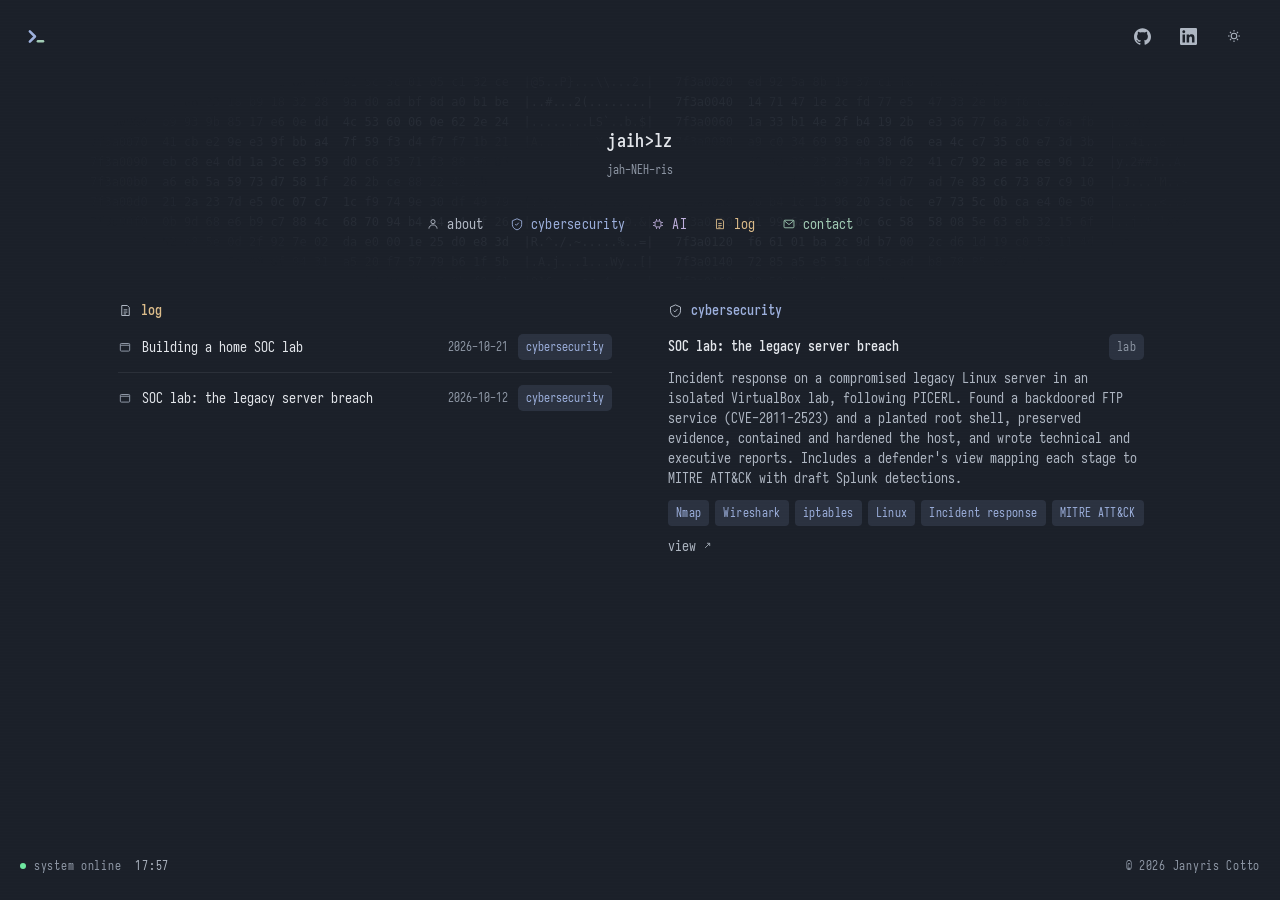
<file: index.html>
<!doctype html>
<html lang="en" data-theme="dark">
<head>
<meta charset="utf-8">
<meta name="viewport" content="width=device-width, initial-scale=1">
<meta name="theme-color" content="#1b2029">
<title>Janyris Cotto | SOC Analyst</title>
<meta name="description" content="Janyris Cotto is a SOC analyst specializing in detection and investigation, with a long-term focus on AI security. CompTIA Security+ and Splunk Core Certified User.">
<meta http-equiv="Content-Security-Policy" content="default-src 'self'; script-src 'self'; style-src 'self'; img-src 'self'; font-src 'self'; connect-src 'none'; object-src 'none'; base-uri 'self'; form-action 'none'; upgrade-insecure-requests">
<meta name="referrer" content="strict-origin-when-cross-origin">
<link rel="canonical" href="https://janyris.com/">
<link rel="icon" href="favicon.svg" type="image/svg+xml">
<link rel="apple-touch-icon" href="apple-touch-icon.png">

<meta property="og:type" content="website">
<meta property="og:url" content="https://janyris.com/">
<meta property="og:site_name" content="Janyris Cotto">
<meta property="og:title" content="Janyris Cotto | SOC Analyst">
<meta property="og:description" content="SOC analyst specializing in detection and investigation, with a long-term focus on AI security. Labs, write-ups and a log of what I'm working on.">
<meta property="og:image" content="https://janyris.com/og-image.png">
<meta property="og:image:width" content="1200">
<meta property="og:image:height" content="630">
<meta property="og:image:alt" content="Janyris Cotto, SOC Analyst: Detection, Investigation, AI Security">
<meta name="twitter:card" content="summary_large_image">

<script type="application/ld+json">
{
  "@context": "https://schema.org",
  "@type": "Person",
  "name": "Janyris Cotto",
  "url": "https://janyris.com/",
  "jobTitle": "SOC Analyst",
  "knowsAbout": ["Security operations", "Detection engineering", "Incident response", "Splunk", "Network security", "AI security"],
  "hasCredential": [
    {"@type": "EducationalOccupationalCredential", "name": "CompTIA Security+", "url": "https://www.credly.com/badges/b57651f6-2002-4ac5-9034-2aecdd2339d4"},
    {"@type": "EducationalOccupationalCredential", "name": "Splunk Core Certified User", "url": "https://www.credly.com/badges/17cf74d0-02d9-4eff-b46e-a70867ac1dc2"}
  ],
  "sameAs": [
    "https://github.com/janyris",
    "https://www.linkedin.com/in/janyris/",
    "https://www.credly.com/users/janyris/badges"
  ]
}
</script>

<script src="theme-init.js"></script>
<link rel="preload" href="fonts/iosevka-400.woff2" as="font" type="font/woff2" crossorigin>
<link rel="stylesheet" href="styles.css">
</head>
<body>

<div class="bg-grid" aria-hidden="true"></div>
<div class="bg-scan" aria-hidden="true"></div>

<a class="skip-link" href="#main">Skip to content</a>

<header class="topbar">
  <a href="#" class="brand" data-route="home" aria-label="Home">
    <svg class="brand-logo" viewBox="6 6 22 20" aria-hidden="true"><path class="brand-logo-chevron" d="M8 10l6 6-6 6"/><rect class="brand-logo-cursor" x="16" y="20" width="9" height="3" rx="1.5"/></svg>
  </a>
  <div class="topbar-actions">
    <a class="icon-btn" href="https://github.com/janyris" target="_blank" rel="noopener noreferrer" aria-label="GitHub" title="GitHub">
      <svg viewBox="0 0 24 24" fill="currentColor" aria-hidden="true"><path d="M12 .297c-6.63 0-12 5.373-12 12 0 5.303 3.438 9.8 8.205 11.385.6.113.82-.258.82-.577 0-.285-.01-1.04-.015-2.04-3.338.724-4.042-1.61-4.042-1.61C4.422 18.07 3.633 17.7 3.633 17.7c-1.087-.744.084-.729.084-.729 1.205.084 1.838 1.236 1.838 1.236 1.07 1.835 2.809 1.305 3.495.998.108-.776.417-1.305.76-1.605-2.665-.3-5.466-1.332-5.466-5.93 0-1.31.465-2.38 1.235-3.22-.135-.303-.54-1.523.105-3.176 0 0 1.005-.322 3.3 1.23.96-.267 1.98-.399 3-.405 1.02.006 2.04.138 3 .405 2.28-1.552 3.285-1.23 3.285-1.23.645 1.653.24 2.873.12 3.176.765.84 1.23 1.91 1.23 3.22 0 4.61-2.805 5.625-5.475 5.92.42.36.81 1.096.81 2.22 0 1.606-.015 2.896-.015 3.286 0 .315.21.69.825.57C20.565 22.092 24 17.592 24 12.297c0-6.627-5.373-12-12-12"/></svg>
    </a>
    <a class="icon-btn" href="https://www.linkedin.com/in/janyris/" target="_blank" rel="noopener noreferrer" aria-label="LinkedIn" title="LinkedIn">
      <svg viewBox="0 0 24 24" fill="currentColor" aria-hidden="true"><path d="M20.447 20.452h-3.554v-5.569c0-1.328-.027-3.037-1.852-3.037-1.853 0-2.136 1.445-2.136 2.939v5.667H9.351V9h3.414v1.561h.046c.477-.9 1.637-1.85 3.37-1.85 3.601 0 4.267 2.37 4.267 4.892v6.449zM5.337 7.433c-1.144 0-2.063-.926-2.063-2.065 0-1.138.92-2.063 2.063-2.063 1.14 0 2.064.925 2.064 2.063 0 1.139-.925 2.065-2.064 2.065zm1.782 13.019H3.555V9h3.564v11.452zM22.225 0H1.771C.792 0 0 .774 0 1.729v20.542C0 23.227.792 24 1.771 24h20.451C23.2 24 24 23.227 24 22.271V1.729C24 .774 23.2 0 22.222 0h.003z"/></svg>
    </a>
    <button type="button" class="theme-toggle" id="themeToggle" aria-label="Switch color theme" aria-pressed="false">
      <svg class="icon-sun" viewBox="0 0 24 24" fill="none" stroke="currentColor" stroke-width="1.6"><circle cx="12" cy="12" r="4.2"/><path d="M12 3v2.4M12 18.6V21M21 12h-2.4M5.4 12H3M18.1 5.9l-1.7 1.7M7.6 16.4l-1.7 1.7M18.1 18.1l-1.7-1.7M7.6 7.6 5.9 5.9"/></svg>
      <svg class="icon-moon" viewBox="0 0 24 24" fill="none" stroke="currentColor" stroke-width="1.6"><path d="M20 14.2A8.3 8.3 0 0 1 9.8 4a8.3 8.3 0 1 0 10.2 10.2Z"/></svg>
    </button>
  </div>
</header>

<main id="main">
  <section class="hero">
    <pre class="hero-ascii" id="heroAscii" aria-hidden="true"></pre>
    <div class="hero-name-row">
      <h1 class="hero-title" data-scramble>Janyris</h1>
      <p class="hero-pronunciation">jah-NEH-ris</p>
    </div>

    <nav class="pill-nav" aria-label="Sections">
      <button type="button" class="pill2 pill-about" data-route="about">
        <svg viewBox="0 0 24 24" fill="none" stroke="currentColor" stroke-width="1.5"><circle cx="12" cy="8" r="3.5"/><path d="M5 20c0-3.6 3.1-6.5 7-6.5s7 2.9 7 6.5"/></svg>
        about
      </button>
      <button type="button" class="pill2 pill-projects" data-route="projects">
        <svg viewBox="0 0 24 24" fill="none" stroke="currentColor" stroke-width="1.5"><path d="M12 3 4 6.5v6c0 4.7 3.2 8.4 8 9.5 4.8-1.1 8-4.8 8-9.5v-6L12 3Z"/><path d="M9 12.2l2 2 4-4.4"/></svg>
        cybersecurity
      </button>
      <button type="button" class="pill2 pill-ai" data-route="ai">
        <svg viewBox="0 0 24 24" fill="none" stroke="currentColor" stroke-width="1.5"><rect x="7" y="7" width="10" height="10" rx="1.5"/><path d="M9.5 3.5v3M14.5 3.5v3M9.5 17.5v3M14.5 17.5v3M3.5 9.5h3M3.5 14.5h3M17.5 9.5h3M17.5 14.5h3"/></svg>
        AI
      </button>
      <button type="button" class="pill2 pill-notes" data-route="blog">
        <svg viewBox="0 0 24 24" fill="none" stroke="currentColor" stroke-width="1.5"><path d="M6 4h9l3 3v13H6z"/><path d="M9 11h6M9 14.5h6M9 17.5h4"/></svg>
        log
      </button>
      <button type="button" class="pill2 pill-contact" data-route="contact">
        <svg viewBox="0 0 24 24" fill="none" stroke="currentColor" stroke-width="1.5"><rect x="3.5" y="5.5" width="17" height="13" rx="1.5"/><path d="m4 6.5 8 6.5 8-6.5"/></svg>
        contact
      </button>
    </nav>
  </section>

  <!-- static:start -->
  <section class="static-content" aria-label="Site content">
    <h2>About Janyris Cotto</h2>
    <p>SOC analyst specializing in detection and investigation, with a long-term focus on AI security. Background in IT, networking, graphic &amp; web design, and blockchain.</p>
    <h3>Certifications</h3>
    <ul><li><a href="https://www.credly.com/badges/b57651f6-2002-4ac5-9034-2aecdd2339d4">CompTIA Security+</a></li><li><a href="https://www.credly.com/badges/17cf74d0-02d9-4eff-b46e-a70867ac1dc2">Splunk Core Certified User</a></li><li><a href="https://www.credly.com/badges/f6de71d1-e0b8-40c3-89f6-c794412b4a6c">Cisco Network Defense</a></li></ul>
    <h3>Skills</h3>
    <ul><li>SIEM &amp; logs: Splunk, SPL, Dashboards &amp; alerts</li><li>security ops: Incident response, Evidence preservation, Vulnerability analysis, MITRE ATT&amp;CK</li><li>networking: TCP/IP, Wireshark, Nmap, iptables</li><li>systems: Linux, KVM/libvirt, Windows 11, PowerShell</li><li>AI: Claude Code, AI-assisted analysis</li></ul>
    <h2>Cybersecurity projects</h2>
    <article><h3><a href="https://github.com/janyris/soc-legacy-server-breach">SOC lab: the legacy server breach</a></h3><p>Incident response on a compromised legacy Linux server in an isolated VirtualBox lab, following PICERL. Found a backdoored FTP service (CVE-2011-2523) and a planted root shell, preserved evidence, contained and hardened the host, and wrote technical and executive reports. Includes a defender&#x27;s view mapping each stage to MITRE ATT&amp;CK with draft Splunk detections.</p><p>Tools and topics: Nmap, Wireshark, iptables, Linux, Incident response, MITRE ATT&amp;CK</p></article>
    <h2>AI in practice</h2>
    <p>AI assistants are part of my analyst toolkit for research, scripting and documentation. I treat AI output as a lead, not evidence: every finding is verified with a primary tool or source before it goes into a report. My long-term focus is AI security: how these systems are attacked, misused and defended.</p>
    <article><h3><a href="https://github.com/janyris/soc-legacy-server-breach">AI-assisted analysis, manually verified</a></h3><p>In the SOC lab I used AI to help plan scans, parse output, research CVEs and draft reports, and I checked every AI-suggested finding with a manual tool before accepting it as evidence.</p><p>Tools and topics: Trust but verify, Incident response</p></article>
    <h2>Log</h2>
    <article id="log-home-soc-lab"><h3>Building a home SOC lab</h3><p><time datetime="2026-10-21">2026-10-21</time></p><p>I am building a home SOC lab on my Fedora workstation with KVM and libvirt: a Splunk server and a Windows 11 endpoint on an isolated network with no route out, with a Kali attacker to follow.</p><p>So far the isolated network is up and verified (the Splunk VM cannot reach the internet), Splunk Enterprise is running on Ubuntu behind a host firewall that only allows SSH, the web interface and forwarder traffic, and a clean snapshot is saved.</p><p>The Windows 11 endpoint runs with Secure Boot and an emulated TPM. Sysmon and the Splunk Universal Forwarder are staged and checked against their published hashes before install.</p><p>Next: get Sysmon telemetry flowing into Splunk, then use it to validate the detections from my SOC lab write-up and build new ones with Atomic Red Team.</p></article>
    <article id="log-soc-lab-legacy-server-breach"><h3>SOC lab: the legacy server breach</h3><p><time datetime="2026-10-12">2026-10-12</time></p><p>A legacy Ubuntu server was flagged for anomalous traffic. In an isolated VirtualBox host-only network, I scanned it from Kali and found about 25 open ports, including vsftpd 2.3.4 with its known backdoor (<strong>CVE-2011-2523</strong>) and a root shell already listening on port 1524.</p><p>The scanner could only guess the FTP version because the banner was masked. A targeted script scan confirmed the real version. Taking the guess at face value would have mislabeled the entry point.</p><p>I captured volatile state before isolating the host, then removed the backdoor, disabled xinetd, firewalled the entry point and verified the ports were closed. I wrote it up as a technical report and an executive briefing.</p><p>Then I worked the defender's side: for each stage (the scan, the backdoor trigger, the root shell, the persistence) what a SOC would see, where the signal lives, the MITRE ATT&CK technique, and draft Splunk searches to catch it. Validating those against replayed traffic is next.</p><p>Full write-up: <a href="https://github.com/janyris/soc-legacy-server-breach" target="_blank" rel="noopener noreferrer">github.com/janyris/soc-legacy-server-breach</a></p></article>
    <h2>Links</h2>
    <p><a href="https://github.com/janyris">GitHub</a> · <a href="https://www.linkedin.com/in/janyris/">LinkedIn</a> · <a href="https://www.credly.com/users/janyris/badges">Credly</a> · <a href="mailto:hello@janyris.com">hello@janyris.com</a></p>
  </section>
  <!-- static:end -->

  <section class="dashboard" aria-label="Overview">
    <div class="dash-grid">
      <div class="dash-box">
        <div class="dash-box-head sec-notes">
          <svg viewBox="0 0 24 24" fill="none" stroke="currentColor" stroke-width="1.6"><path d="M6 4h9l3 3v13H6z"/><path d="M9 11h6M9 14.5h6M9 17.5h4"/></svg>
          log
        </div>
        <div class="log-list" id="logList"></div>
      </div>
      <div class="dash-box">
        <div class="dash-box-head sec-projects">
          <svg viewBox="0 0 24 24" fill="none" stroke="currentColor" stroke-width="1.6"><path d="M12 3 4 6.5v6c0 4.7 3.2 8.4 8 9.5 4.8-1.1 8-4.8 8-9.5v-6L12 3Z"/><path d="M9 12.2l2 2 4-4.4"/></svg>
          cybersecurity
        </div>
        <div class="card-list" id="cybersecurityList"></div>
        <button type="button" class="dash-more" data-route="projects">
          view all
          <svg viewBox="0 0 24 24" fill="none" stroke="currentColor" stroke-width="1.8"><path d="M9 15 19 5M19 5h-6M19 5v6"/></svg>
        </button>
      </div>
    </div>
  </section>

  <footer class="pagefoot">
    <span>&copy; <span id="year"></span> Janyris Cotto</span>
  </footer>
</main>

<div class="status-bar" aria-hidden="true">
  <span class="status-dot"></span>
  <span>system online</span>
  <span class="status-clock" id="clock"></span>
</div>

<div class="overlay" id="overlay" role="dialog" aria-modal="true" aria-label="Content window">
  <div class="frame" id="frame">
    <div class="frame-bar">
      <div class="frame-path" id="framePath">~$</div>
      <button type="button" class="frame-close" id="frameClose" aria-label="Close window">
        <svg viewBox="0 0 24 24" fill="none" stroke="currentColor" stroke-width="1.6"><path d="M6 6l12 12M18 6 6 18"/></svg>
      </button>
    </div>
    <div class="frame-body" id="frameBody" tabindex="-1"></div>
  </div>
</div>

<script src="app.js"></script>
</body>
</html>
</file>
<file: styles.css>
/* ---------------------------------------------------
   Janyris: portfolio
   Dark by default (moderate depth, clear surface hierarchy),
   with a light theme available via the toggle.
--------------------------------------------------- */

@font-face { font-family: 'Iosevka'; src: url(fonts/iosevka-400.woff2) format('woff2'); font-weight: 400; font-style: normal; font-display: swap; }
@font-face { font-family: 'Iosevka'; src: url(fonts/iosevka-600.woff2) format('woff2'); font-weight: 600 700; font-style: normal; font-display: swap; }

:root {
  /* dark (default) */
  --bg: #1b2029;
  --bg-alt: #212732;
  --bg-raise: #29303c;
  --accent: #9db0dd;
  --accent-soft: rgba(157, 176, 221, 0.13);
  --accent-line: rgba(157, 176, 221, 0.38);
  --text: #e4e7ec;
  --text-dim: #aeb6c2;
  --text-faint: #8f98a6;
  --border: rgba(228, 231, 236, 0.08);
  --border-strong: rgba(228, 231, 236, 0.16);
  --shadow: 0 30px 80px -20px rgba(2, 4, 14, 0.55);
  --topbar-bg: rgba(27, 32, 41, 0.86);
  --overlay-scrim: rgba(4, 6, 14, 0.3);
  --glass: rgba(33, 39, 50, 0.38);
  --glass-bar: rgba(41, 48, 60, 0.3);
  --glass-edge: rgba(255, 255, 255, 0.1);
  color-scheme: dark;

  --pill-about: #b3bac6;       --pill-about-bg: rgba(179, 186, 198, 0.12);
  --pill-projects: #9db0dd;    --pill-projects-bg: rgba(157, 176, 221, 0.13);
  --pill-notes: #dcbc8a;       --pill-notes-bg: rgba(220, 188, 138, 0.12);
  --pill-ai: #bfb0dd;          --pill-ai-bg: rgba(191, 176, 221, 0.12);
  --pill-contact: #a3cdb6;     --pill-contact-bg: rgba(163, 205, 182, 0.12);
  --pill-personal: #dcb0c2;    --pill-personal-bg: rgba(220, 176, 194, 0.12);

  --radius: 8px;
  --font-mono: 'Iosevka', ui-monospace, SFMono-Regular, Menlo, Consolas, monospace;
  --font-display: var(--font-mono);
  --font-body: var(--font-mono);
  --ease: cubic-bezier(0.22, 1, 0.36, 1);
}

:root[data-theme="light"] {
  --bg: #eef1f5;
  --bg-alt: #e6e9ee;
  --bg-raise: #dde1e8;
  --accent: #44589a;
  --accent-soft: rgba(68, 88, 154, 0.11);
  --accent-line: rgba(68, 88, 154, 0.35);
  --text: #1d2230;
  --text-dim: #3f4757;
  --text-faint: #5a6270;
  --border: rgba(29, 34, 48, 0.12);
  --border-strong: rgba(29, 34, 48, 0.24);
  --shadow: 0 30px 80px -20px rgba(10, 18, 64, 0.22);
  --topbar-bg: rgba(238, 241, 245, 0.86);
  --overlay-scrim: rgba(10, 18, 64, 0.18);
  --glass: rgba(238, 241, 245, 0.42);
  --glass-bar: rgba(255, 255, 255, 0.28);
  --glass-edge: rgba(255, 255, 255, 0.55);
  color-scheme: light;

  --pill-about: #5a6372;       --pill-about-bg: rgba(90, 99, 114, 0.09);
  --pill-projects: #44589a;    --pill-projects-bg: rgba(68, 88, 154, 0.09);
  --pill-notes: #7a5829;       --pill-notes-bg: rgba(122, 88, 41, 0.09);
  --pill-ai: #66558f;          --pill-ai-bg: rgba(102, 85, 143, 0.09);
  --pill-contact: #3d6e57;     --pill-contact-bg: rgba(61, 110, 87, 0.09);
  --pill-personal: #8d4f68;    --pill-personal-bg: rgba(141, 79, 104, 0.09);
}

* { box-sizing: border-box; }
html { overflow-x: hidden; }

body,
.topbar,
.status-bar,
.frame,
.frame-bar,
.pill2,
.dash-box,
.item-card,
.tag,
.theme-toggle {
  transition: background-color 0.2s var(--ease), color 0.2s var(--ease), border-color 0.2s var(--ease);
}

body {
  margin: 0;
  background: var(--bg);
  color: var(--text);
  font-family: var(--font-mono);
  font-size: 13.5px;
  line-height: 1.7;
  -webkit-font-smoothing: antialiased;
  text-rendering: optimizeLegibility;
  overflow-x: hidden;
}

::selection { background: var(--accent); color: var(--bg); }

a { color: var(--accent); }

::-webkit-scrollbar { width: 9px; height: 9px; }
::-webkit-scrollbar-track { background: transparent; }
::-webkit-scrollbar-thumb { background: var(--border-strong); border-radius: 6px; }
::-webkit-scrollbar-thumb:hover { background: var(--text-faint); }

.skip-link {
  position: absolute;
  left: -999px;
  top: 0;
  background: var(--accent);
  color: var(--bg);
  padding: 8px 14px;
  z-index: 999;
  font-size: 12px;
}
.skip-link:focus { left: 12px; top: 12px; }

/* ---------- background effects (kept minimal) ---------- */

.bg-grid {
  position: fixed;
  inset: 0;
  z-index: 0;
  pointer-events: none;
  background-image:
    linear-gradient(var(--border) 1px, transparent 1px),
    linear-gradient(90deg, var(--border) 1px, transparent 1px);
  background-size: 64px 64px;
  opacity: 0.35;
  mask-image: radial-gradient(ellipse 80% 60% at 50% 0%, #000 40%, transparent 90%);
  animation: gridpan 60s linear infinite;
}

@keyframes gridpan {
  from { background-position: 0 0, 0 0; }
  to { background-position: 64px 128px, 64px 128px; }
}

.bg-scan {
  position: fixed;
  inset: 0;
  z-index: 0;
  pointer-events: none;
  background: repeating-linear-gradient(
    to bottom,
    rgba(255, 255, 255, 0.02),
    rgba(255, 255, 255, 0.02) 1px,
    transparent 1px,
    transparent 3px
  );
  opacity: 0.5;
}

/* ---------- top nav ---------- */

/* transparent and not sticky, so content never scrolls behind it */
.topbar {
  position: relative;
  z-index: 20;
  display: flex;
  align-items: center;
  flex-wrap: wrap;
  justify-content: space-between;
  gap: 8px 16px;
  padding: 18px 28px;
}

.brand {
  display: flex;
  align-items: center;
  gap: 8px;
  text-decoration: none;
  color: var(--text);
  background: none;
  border: none;
  cursor: pointer;
  font-family: var(--font-mono);
}

/* the favicon's >_ drawn without its tile, so it follows the theme */
/* sized to match the header icon buttons */
.brand-logo {
  display: block;
  width: 19px;
  height: 17px;
}
.brand-logo-chevron { fill: none; stroke: var(--accent); stroke-width: 3; stroke-linecap: round; stroke-linejoin: round; }
.brand-logo-cursor { fill: var(--pill-contact); }

.topbar-actions {
  display: flex;
  align-items: center;
  gap: 10px;
}

.theme-toggle,
.icon-btn {
  position: relative;
  display: flex;
  align-items: center;
  justify-content: center;
  width: 36px;
  height: 36px;
  background: none;
  border: none;
  border-radius: 8px;
  color: var(--text-dim);
  cursor: pointer;
  flex-shrink: 0;
  transition: color 0.2s var(--ease);
}
.theme-toggle:hover,
.theme-toggle:focus-visible,
.icon-btn:hover,
.icon-btn:focus-visible { color: var(--text); }
.icon-btn { color: var(--text-dim); }
.icon-btn svg { width: 17px; height: 17px; }
/* extend hit area to 44x44 without growing the visible box */
.theme-toggle::after,
.icon-btn::after {
  content: "";
  position: absolute;
  top: 50%;
  left: 50%;
  width: 44px;
  height: 44px;
  transform: translate(-50%, -50%);
}
/* both icons stay in the DOM and cross-fade on theme change */
.theme-toggle svg {
  position: absolute;
  top: 50%;
  left: 50%;
  width: 16px;
  height: 16px;
  transform: translate(-50%, -50%);
  transition: opacity 0.3s cubic-bezier(0.2, 0, 0, 1),
              scale 0.3s cubic-bezier(0.2, 0, 0, 1),
              filter 0.3s cubic-bezier(0.2, 0, 0, 1);
}
.theme-toggle .icon-sun  { opacity: 1; scale: 1; filter: blur(0); }
.theme-toggle .icon-moon { opacity: 0; scale: 0.25; filter: blur(4px); }
:root[data-theme="light"] .theme-toggle .icon-sun  { opacity: 0; scale: 0.25; filter: blur(4px); }
:root[data-theme="light"] .theme-toggle .icon-moon { opacity: 1; scale: 1; filter: blur(0); }

/* ---------- hero ---------- */

main { position: relative; z-index: 1; }

.hero {
  max-width: 1100px;
  margin: 0 auto;
  padding: 56px 28px 40px;
  text-align: center;
}

.hero-name-row {
  display: flex;
  flex-direction: column;
  align-items: center;
  justify-content: center;
  gap: 6px;
  margin: 0 0 28px;
}

.hero-title {
  font-family: var(--font-display);
  font-weight: 600;
  font-size: 18px;
  letter-spacing: 0.02em;
  /* lowercase like a username; the markup keeps "Janyris" for screen readers and search */
  text-transform: lowercase;
  line-height: 1.05;
  margin: 0;
  color: var(--text);
}

.hero-pronunciation {
  font-size: 12px;
  color: var(--text-faint);
  font-weight: 400;
  margin: 0;
}



/* ---------- pill nav ---------- */

.pill-nav {
  display: flex;
  flex-wrap: wrap;
  justify-content: center;
  gap: 6px 22px;
}

.pill2 {
  display: inline-flex;
  align-items: center;
  gap: 7px;
  padding: 6px 2px;
  border: none;
  background: none;
  font-family: var(--font-mono);
  font-size: 11.5px;
  font-weight: 500;
  letter-spacing: 0.02em;
  cursor: pointer;
  transition: color 0.2s var(--ease);
}

.dash-more[hidden] { display: none; }
.pill2 svg { width: 14px; height: 14px; flex-shrink: 0; }

.pill-about    { color: var(--pill-about); }
.pill-projects { color: var(--pill-projects); }
.pill-notes    { color: var(--pill-notes); }
.pill-ai       { color: var(--pill-ai); }
.pill-contact  { color: var(--pill-contact); }
/* hover: the item brightens to full text color and a prompt cursor blinks after it */
.pill2:hover, .pill2:focus-visible { color: var(--text); }
.pill2 { position: relative; }
.pill2::after {
  content: '_';
  position: absolute;
  left: calc(100% - 2px);
  opacity: 0;
}
.pill2:hover::after, .pill2:focus-visible::after { opacity: 1; animation: cursor-blink 1s steps(1) infinite; }
@keyframes cursor-blink { 50% { opacity: 0; } }
@media (prefers-reduced-motion: reduce) {
  .pill2:hover::after, .pill2:focus-visible::after { animation: none; }
}

/* ---------- home dashboard ---------- */

.dashboard {
  max-width: 1100px;
  margin: 0 auto;
  padding: 0 28px 120px;
  display: flex;
  flex-direction: column;
  gap: 20px;
}

.dash-grid {
  display: grid;
  grid-template-columns: repeat(2, minmax(0, 1fr));
  gap: 20px 56px;
}

.dash-box {
  padding: 20px 0;
  scroll-margin-top: 90px;
}

.dash-box-head {
  display: flex;
  align-items: center;
  gap: 8px;
  font-family: var(--font-display);
  font-weight: 600;
  font-size: 13px;
  color: var(--text);
  margin-bottom: 14px;
}
.dash-box-head svg { width: 15px; height: 15px; color: var(--text-dim); flex-shrink: 0; }

.dash-more {
  display: inline-flex;
  align-items: center;
  gap: 5px;
  background: none;
  border: none;
  color: var(--text-dim);
  font-family: var(--font-mono);
  font-size: 11.5px;
  cursor: pointer;
  padding: 0;
  margin-top: 14px;
  white-space: nowrap;
}
.dash-more:hover, .dash-more:focus-visible { color: var(--text); }
.dash-more svg { width: 11px; height: 11px; }

.log-list { display: flex; flex-direction: column; }

.log-row {
  display: flex;
  align-items: center;
  gap: 10px;
  width: 100%;
  padding: 12px 0;
  border-bottom: 1px solid var(--border);
  background: none;
  border-left: none;
  border-right: none;
  border-top: none;
  text-align: left;
  color: var(--text);
  font-family: var(--font-mono);
  cursor: pointer;
}
.log-row:first-child { padding-top: 0; }
.log-row:last-child { border-bottom: none; }

.log-icon { width: 14px; height: 14px; color: var(--text-faint); flex-shrink: 0; }
.log-title {
  flex: 1;
  min-width: 0;
  font-size: 14px;
  overflow: hidden;
  text-overflow: ellipsis;
  white-space: nowrap;
  transition: color 0.15s var(--ease);
}
.log-row:hover .log-title,
.log-row:focus-visible .log-title { color: var(--text); }
.log-date { font-family: var(--font-mono); font-size: 11.5px; color: var(--text-faint); white-space: nowrap; }

.log-badge {
  font-family: var(--font-mono);
  font-size: 10.5px;
  padding: 3px 8px;
  border-radius: 5px;
  white-space: nowrap;
}
.log-badge-note          { color: var(--pill-notes);    background: var(--pill-notes-bg); }
.log-badge-cybersecurity { color: var(--pill-projects); background: var(--pill-projects-bg); }
.log-badge-ai            { color: var(--pill-ai);       background: var(--pill-ai-bg); }
.log-badge-personal      { color: var(--pill-personal); background: var(--pill-personal-bg); }

/* ---------- footer / status bar ---------- */

/* pinned bottom-right, mirroring the status bar on the left */
.pagefoot {
  position: fixed;
  right: 20px;
  bottom: 18px;
  z-index: 15;
  padding: 6px 0;
  letter-spacing: 0.06em;
  color: var(--text-faint);
}

.status-bar {
  position: fixed;
  left: 20px;
  bottom: 18px;
  z-index: 15;
  display: flex;
  align-items: center;
  gap: 8px;
  font-size: 10.5px;
  letter-spacing: 0.06em;
  color: var(--text-faint);
  padding: 6px 0;
}

.status-dot {
  width: 6px;
  height: 6px;
  border-radius: 50%;
  background: #6ee7a0;
}
:root[data-theme="light"] .status-dot { background: var(--pill-contact); }

.status-clock {
  color: var(--text-dim);
  padding-left: 6px;
  font-variant-numeric: tabular-nums;
}

/* ---------- overlay "frame" window ---------- */

.overlay {
  position: fixed;
  inset: 0;
  z-index: 50;
  display: flex;
  align-items: center;
  justify-content: center;
  padding: 5vh 20px;
  background: var(--overlay-scrim);
  opacity: 0;
  visibility: hidden;
  transition: opacity 0.22s var(--ease), visibility 0.22s;
}

.overlay.open {
  opacity: 1;
  visibility: visible;
}

.frame {
  width: min(880px, 100%);
  max-height: 88vh;
  display: flex;
  flex-direction: column;
  background: var(--bg-alt);
  border: 1px solid var(--border-strong);
  border-radius: 10px;
  box-shadow: var(--shadow);
  transform: translateY(14px) scale(0.98);
  opacity: 0;
  transition: transform 0.28s var(--ease), opacity 0.28s var(--ease);
}

/* frosted glass like the desktop's blurred windows, only where blur is supported
   so the text never sits on a see-through panel without it */
@supports ((backdrop-filter: blur(1px)) or (-webkit-backdrop-filter: blur(1px))) {
  .frame {
    background: var(--glass);
    -webkit-backdrop-filter: blur(36px) saturate(150%);
    backdrop-filter: blur(36px) saturate(150%);
    border-color: var(--glass-edge);
  }
  .frame-bar { background: var(--glass-bar); }
}

.overlay.open .frame {
  transform: translateY(0) scale(1);
  opacity: 1;
}

/* glitch in/out: sliced horizontal jitter with a red/cyan channel split,
   plus a scanline flicker (the desktop's Glitch + TV Glitch effects) */
.frame { position: relative; }
.frame.glitch-in  { animation: frame-glitch 0.4s steps(1, end) both; }
.frame.glitch-out { animation: frame-glitch 0.4s steps(1, end) reverse both; }
.frame.glitch-in::after,
.frame.glitch-out::after {
  content: '';
  position: absolute;
  inset: 0;
  border-radius: inherit;
  pointer-events: none;
  background: repeating-linear-gradient(to bottom, rgba(255, 255, 255, 0.06) 0 1px, transparent 1px 3px);
  animation: frame-scan 0.4s linear both;
}
.frame.glitch-out::after { animation-direction: reverse; }

@keyframes frame-glitch {
  0%   { opacity: 0; transform: translateX(-14px); clip-path: inset(42% 0 44% 0);
         filter: drop-shadow(-4px 0 rgba(220, 150, 180, 0.75)) drop-shadow(4px 0 rgba(140, 170, 235, 0.75)); }
  12%  { opacity: 1; transform: translateX(10px);  clip-path: inset(8% 0 72% 0); }
  24%  { transform: translateX(-7px); clip-path: inset(64% 0 12% 0); }
  36%  { transform: translateX(5px);  clip-path: inset(22% 0 46% 0);
         filter: drop-shadow(-3px 0 rgba(220, 150, 180, 0.6)) drop-shadow(3px 0 rgba(140, 170, 235, 0.6)); }
  48%  { transform: translateX(-3px); clip-path: inset(0 0 30% 0); }
  60%  { transform: translateX(2px);  clip-path: inset(0);
         filter: drop-shadow(-2px 0 rgba(220, 150, 180, 0.45)) drop-shadow(2px 0 rgba(140, 170, 235, 0.45)); }
  76%  { transform: translateX(-1px); filter: drop-shadow(-1px 0 rgba(220, 150, 180, 0.3)) drop-shadow(1px 0 rgba(140, 170, 235, 0.3)); }
  100% { opacity: 1; transform: none; clip-path: inset(0); filter: none; }
}
@keyframes frame-scan {
  0%   { opacity: 1; }
  70%  { opacity: 0.6; }
  100% { opacity: 0; }
}

.frame-bar {
  display: flex;
  align-items: center;
  gap: 14px;
  padding: 12px 14px;
  border-bottom: 1px solid var(--border);
  background: var(--bg-raise);
  border-radius: 10px 10px 0 0;
  flex-shrink: 0;
}

/* GNOME-style header bar: centered title, close button on the right.
   the left padding mirrors the close button so the title is truly centered */
.frame-path {
  flex: 1;
  min-width: 0;
  padding-left: 40px;
  text-align: center;
  font-size: 11.5px;
  color: var(--text-faint);
  letter-spacing: 0.02em;
  overflow: hidden;
  text-overflow: ellipsis;
  white-space: nowrap;
}

.frame-close {
  position: relative;
  width: 26px;
  height: 26px;
  display: flex;
  align-items: center;
  justify-content: center;
  background: none;
  border: none;
  border-radius: 6px;
  color: var(--text-dim);
  cursor: pointer;
  flex-shrink: 0;
  transition: color 0.2s var(--ease);
}
.frame-close:hover,
.frame-close:focus-visible { color: var(--text); }
/* extend hit area to 44x44 without growing the visible box */
.frame-close::after {
  content: "";
  position: absolute;
  top: 50%;
  left: 50%;
  width: 44px;
  height: 44px;
  transform: translate(-50%, -50%);
}
.frame-close svg { width: 13px; height: 13px; }

.frame-body {
  overflow-y: auto;
  padding: 36px 40px 48px;
  outline: none;
  -webkit-overflow-scrolling: touch;
}

/* ---------- content templates rendered inside the frame ---------- */

.tpl-eyebrow {
  font-size: 11px;
  letter-spacing: 0.16em;
  text-transform: uppercase;
  color: var(--accent);
  margin: 0 0 10px;
}

.tpl-title {
  font-family: var(--font-body);
  font-size: 1.7rem;
  font-weight: 600;
  margin: 0 0 18px;
  color: var(--text);
}

.tpl-lead {
  font-family: var(--font-body);
  color: var(--text-dim);
  max-width: 62ch;
  margin: 0 0 28px;
  font-size: 15px;
  line-height: 1.65;
}

.tpl-section { margin-bottom: 34px; }
.tpl-section:last-child { margin-bottom: 0; }

.tpl-subhead {
  font-size: 11px;
  letter-spacing: 0.1em;
  text-transform: uppercase;
  color: var(--text-faint);
  margin: 0 0 14px;
  padding-bottom: 8px;
  border-bottom: 1px solid var(--border);
}

/* project / ai cards */

.card-list { display: flex; flex-direction: column; gap: 28px; }

.item-card {
  padding: 0;
}

.item-head {
  display: flex;
  justify-content: space-between;
  align-items: baseline;
  gap: 12px;
  flex-wrap: wrap;
  /* same measure as .item-desc, so the label ends where the text block does */
  max-width: 68ch;
}

.item-title { font-family: var(--font-body); font-size: 15.5px; color: var(--text); font-weight: 600; }
.item-meta { font-size: 10.5px; color: var(--text-faint); letter-spacing: 0.04em; white-space: nowrap; }

.item-desc { font-family: var(--font-body); line-height: 1.6; color: var(--text-dim); font-size: 14px; margin: 8px 0 12px; max-width: 68ch; }

.tag-row { display: flex; flex-wrap: wrap; gap: 6px; margin-bottom: 10px; }
.tag {
  font-size: 10px;
  letter-spacing: 0.03em;
  padding: 3px 8px;
  background: var(--accent-soft);
  color: var(--accent);
  border-radius: 4px;
}

.item-link {
  font-size: 11.5px;
  color: var(--text-dim);
  text-decoration: none;
  display: inline-flex;
  align-items: center;
  gap: 5px;
  border-bottom: 1px solid transparent;
}
.item-link:hover, .item-link:focus-visible { color: var(--text); }
.item-link svg { width: 11px; height: 11px; }

/* key/value rows, terminal style */
.about-kv {
  display: grid;
  grid-template-columns: max-content 1fr;
  gap: 6px 24px;
  margin: 0;
}
.about-kv dt { color: var(--text-faint); }
.about-kv dd { margin: 0; color: var(--text); }
.about-kv .kv-line { display: block; }
.about-kv .kv-sep { color: var(--text-faint); }
@media (max-width: 420px) {
  .about-kv { grid-template-columns: 1fr; gap: 0; }
  .about-kv dt { margin-top: 12px; }
  .about-kv dt:first-child { margin-top: 0; }
}

/* blog list */

.blog-list { display: flex; flex-direction: column; }

.blog-row {
  display: flex;
  justify-content: space-between;
  align-items: baseline;
  gap: 14px;
  padding: 16px 4px;
  border-bottom: 1px solid var(--border);
  background: none;
  border-left: none;
  border-right: none;
  border-top: none;
  width: 100%;
  text-align: left;
  color: var(--text);
  font-family: var(--font-mono);
  cursor: pointer;
}
.blog-row:first-child { padding-top: 0; }

.blog-row-main { display: flex; flex-direction: column; gap: 4px; min-width: 0; flex: 1; }
.blog-row-title { font-size: 13px; transition: color 0.15s var(--ease); }
.blog-row:hover .blog-row-title,
.blog-row:focus-visible .blog-row-title { color: var(--text); }
.blog-row-excerpt { font-family: var(--font-body); font-size: 13px; color: var(--text-faint); }
.blog-row-date { font-size: 10.5px; color: var(--text-faint); white-space: nowrap; }

.back-link {
  display: inline-flex;
  align-items: center;
  gap: 6px;
  background: none;
  border: none;
  color: var(--text-dim);
  font-family: var(--font-mono);
  font-size: 11.5px;
  cursor: pointer;
  margin-bottom: 22px;
  padding: 0;
}
.back-link:hover, .back-link:focus-visible { color: var(--text); }
.back-link svg { width: 12px; height: 12px; }

.post-meta { font-size: 11px; color: var(--text-faint); margin-bottom: 20px; }
.post-body p { font-family: var(--font-body); line-height: 1.7; color: var(--text-dim); font-size: 15px; max-width: 66ch; margin: 0 0 16px; }
.post-body strong { color: var(--text); }
.post-body a { color: var(--accent); text-decoration: none; border-bottom: 1px solid var(--accent-line); word-break: break-word; }
.post-body a:hover { color: var(--text); border-color: var(--text); }

/* contact */

.contact-list { display: flex; flex-direction: column; gap: 2px; }
.contact-row {
  display: flex;
  align-items: center;
  gap: 14px;
  padding: 14px 4px;
  border-bottom: 1px solid var(--border);
  text-decoration: none;
  color: var(--text);
}
.contact-row:last-child { border-bottom: none; }
.contact-icon {
  width: 17px;
  height: 17px;
  color: var(--accent);
  flex-shrink: 0;
}
.contact-label { font-size: 10.5px; color: var(--text-faint); letter-spacing: 0.06em; text-transform: uppercase; }
.contact-value { font-size: 13px; }
.contact-row:hover .contact-value,
.contact-row:focus-visible .contact-value { color: var(--text); }

/* list rows share the nav's prompt cursor on hover */
.log-title::after, .blog-row-title::after, .contact-value::after { content: '_'; opacity: 0; }
.log-row:hover .log-title::after, .log-row:focus-visible .log-title::after,
.blog-row:hover .blog-row-title::after, .blog-row:focus-visible .blog-row-title::after,
.contact-row:hover .contact-value::after, .contact-row:focus-visible .contact-value::after {
  opacity: 1;
  animation: cursor-blink 1s steps(1) infinite;
}
@media (prefers-reduced-motion: reduce) {
  .log-row:hover .log-title::after, .log-row:focus-visible .log-title::after,
  .blog-row:hover .blog-row-title::after, .blog-row:focus-visible .blog-row-title::after,
  .contact-row:hover .contact-value::after, .contact-row:focus-visible .contact-value::after { animation: none; }
}

.pgp-block {
  margin-top: 24px;
  padding: 14px 16px;
  border: 1px dashed var(--border-strong);
  border-radius: var(--radius);
  font-size: 11px;
  color: var(--text-faint);
  word-break: break-all;
}

/* ---------- responsive ---------- */

/* tablets: dashboard stacks */
@media (max-width: 960px) {
  .dash-grid { grid-template-columns: minmax(0, 1fr); }
  /* decorative, and it covers content on smaller screens */
  .status-bar { display: none; }
  .pagefoot { position: static; display: flex; justify-content: flex-end; padding: 0 18px 32px; }
}
@media (max-width: 720px) {
  .topbar { padding: 14px 18px; }
  .hero { padding: 64px 18px 32px; }
  .dashboard { padding: 0 18px 24px; }
  .dash-grid { grid-template-columns: minmax(0, 1fr); }
  /* icons off so all five nav items fit on one line */
  .pill-nav { gap: 6px 16px; }
  .pill2 svg { display: none; }
  /* full-screen windows read better solid than as glass over the page */
  .frame { background: var(--bg-alt); -webkit-backdrop-filter: none; backdrop-filter: none; }
  .frame-bar { background: var(--bg-raise); }
  .frame-body { padding: 26px 20px 36px; }
  .overlay { padding: 0; }
  .frame { width: 100%; height: 100%; max-height: 100%; border-radius: 0; }
  .frame-bar { border-radius: 0; }
}

@media (max-width: 420px) {
  /* log rows: full title on its own line, date + badge underneath */
  .log-row { flex-wrap: wrap; row-gap: 4px; }
  .log-title { flex-basis: calc(100% - 24px); white-space: normal; }
  .log-date { margin-left: 24px; }
  .blog-row { flex-wrap: wrap; }
  .blog-row-date { order: 3; }
  .pgp-block { font-size: 10px; }
}

@media (prefers-reduced-motion: reduce) {
  .bg-grid { animation: none; }
  .pill2, .frame, .overlay { transition: none; }
  .status-dot { animation: none; }
  body, .topbar, .status-bar, .frame, .frame-bar, .dash-box, .item-card, .tag, .theme-toggle { transition: none; }
  /* drop the icon cross-fade, keep the static color/icon cues */
  .theme-toggle svg { transition: none; }
}

/* ---------------------------------------------------
   Type scale: 14px on a 20px line, 12px for small print
--------------------------------------------------- */

body { font-size: 14px; line-height: 20px; }
.tpl-lead, .item-desc, .post-body p, .blog-row-excerpt, .item-title, .log-title, .blog-row-title,
.pill2, .dash-box-head, .contact-value, .item-link, .dash-more, .back-link {
  font-size: 14px; line-height: 20px;
}
.tag, .log-badge, .item-meta, .log-date, .blog-row-date, .post-meta, .tpl-eyebrow, .tpl-subhead,
.contact-label, .hero-pronunciation, .frame-path, .status-bar, .pagefoot {
  font-size: 12px; line-height: 20px;
}
.tpl-title { font-size: 20px; line-height: 30px; }
.hero-title { font-size: 18px; line-height: 26px; }

/* the hex dump replaces the grid as the hero's texture */
.bg-grid { display: none; }
.hero { position: relative; overflow: hidden; }
.hero > *:not(.hero-ascii) { position: relative; z-index: 1; }
.hero-ascii {
  position: absolute;
  inset: 0;
  margin: 0;
  font-size: 12px;
  line-height: 20px;
  color: var(--text-faint);
  opacity: 0.1;
  white-space: pre;
  overflow: hidden;
  text-align: center;
  pointer-events: none;
  user-select: none;
  /* a soft ring: clear behind the text, fading out at every edge */
  -webkit-mask-image: radial-gradient(ellipse 70% 72% at 50% 50%, transparent 18%, #000 46%, transparent 78%);
  mask-image: radial-gradient(ellipse 70% 72% at 50% 50%, transparent 18%, #000 46%, transparent 78%);
}
:root[data-theme="light"] .hero-ascii { opacity: 0.07; }

/* ---------------------------------------------------
   404 page
--------------------------------------------------- */

.notfound {
  min-height: 100vh;
  display: flex;
  align-items: center;
  justify-content: center;
  padding: 24px 16px;
}
.notfound-frame {
  width: 100%;
  max-width: 560px;
  opacity: 1;
  transform: none;
}
.notfound-body p { margin: 0 0 8px; overflow-wrap: anywhere; }
.notfound-body p:last-child { margin: 16px 0 0; }
.notfound-prompt { color: var(--accent); }
.notfound-error { color: var(--pill-notes); }
.notfound-hint { color: var(--text-dim); }

/* summary for crawlers and visitors without JavaScript */
.static-content { max-width: 760px; margin: 0 auto 48px; padding: 0 28px; color: var(--text-dim); }
.static-content h2 { font-size: 14px; color: var(--text); margin: 32px 0 8px; }
.static-content h3 { font-size: 14px; color: var(--text); margin: 20px 0 4px; }
.static-content p, .static-content ul { margin: 0 0 8px; }
.static-content a { color: var(--accent); }
.js .static-content { display: none; }

/* section headings take the color of their nav item (kept last so it wins) */
.sec-about    { color: var(--pill-about); }
.sec-projects { color: var(--pill-projects); }
.sec-notes    { color: var(--pill-notes); }
.sec-ai       { color: var(--pill-ai); }
.sec-contact  { color: var(--pill-contact); }
</file>
